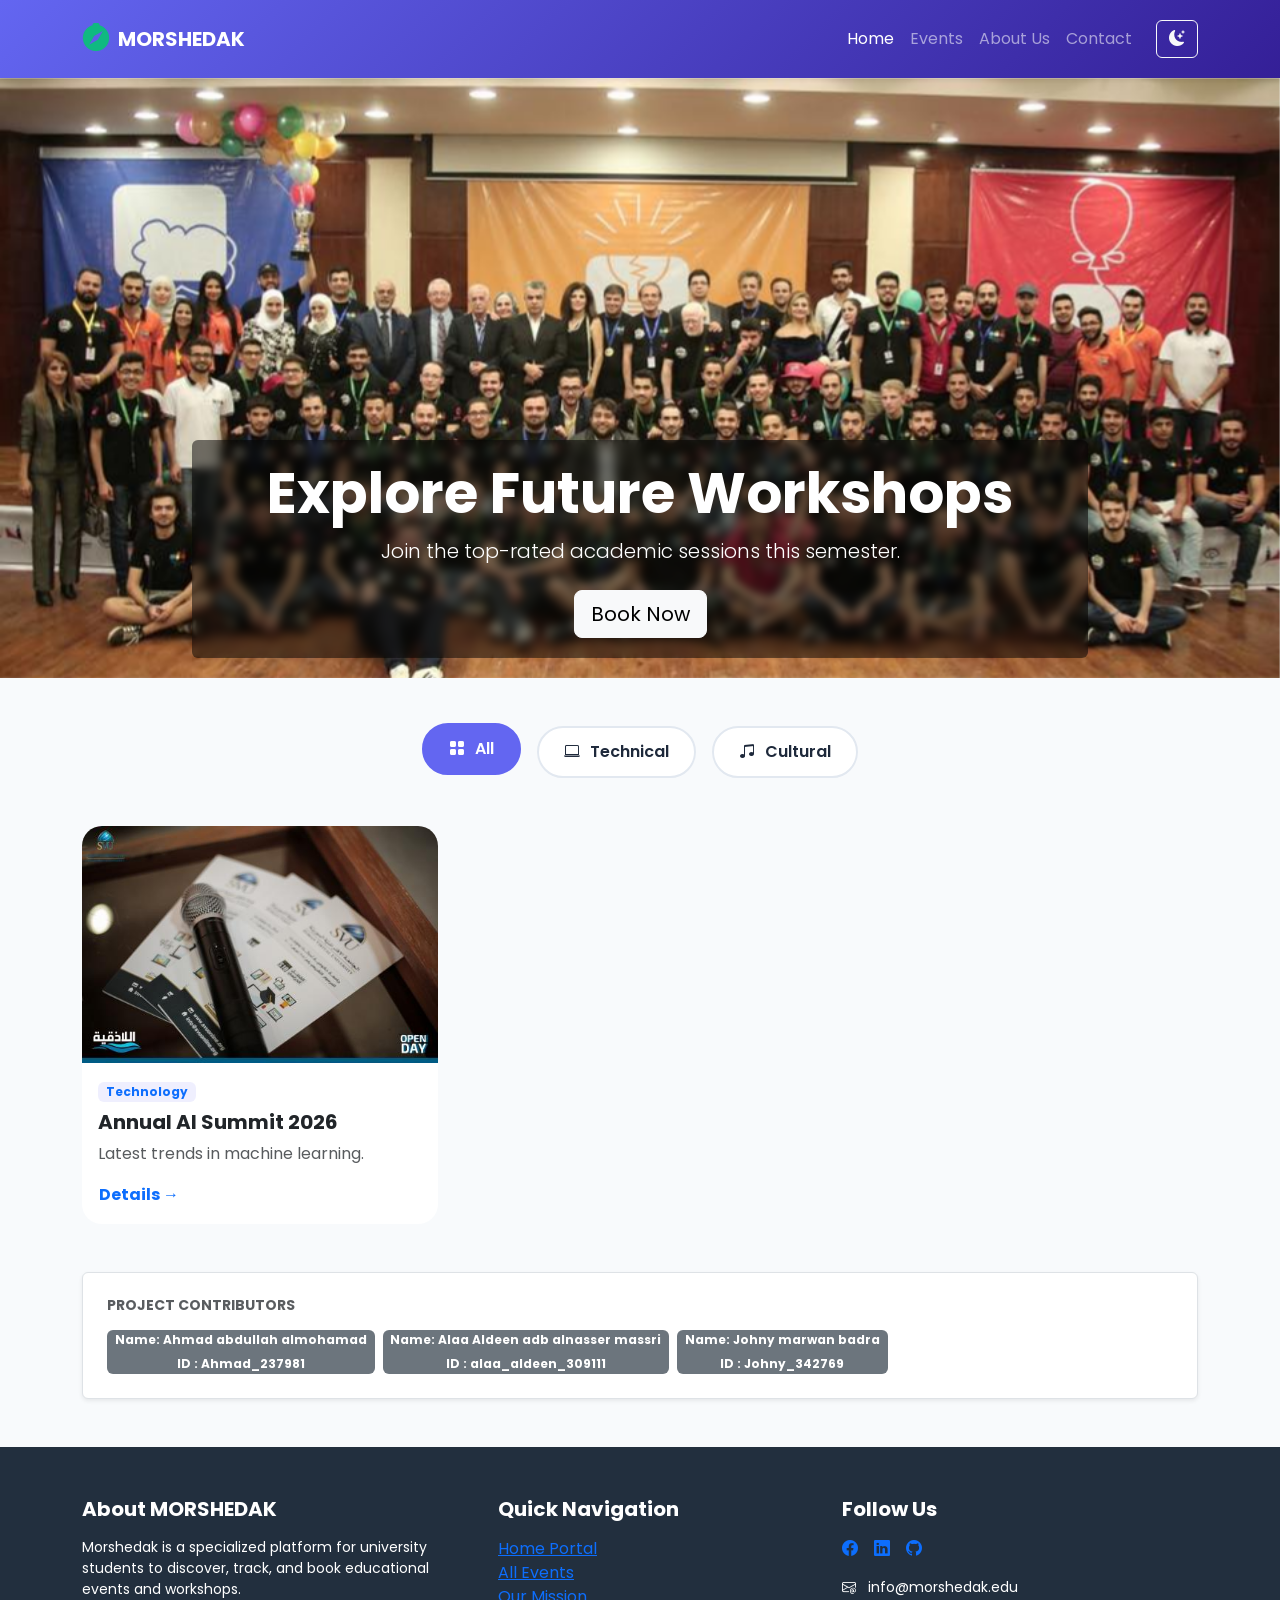
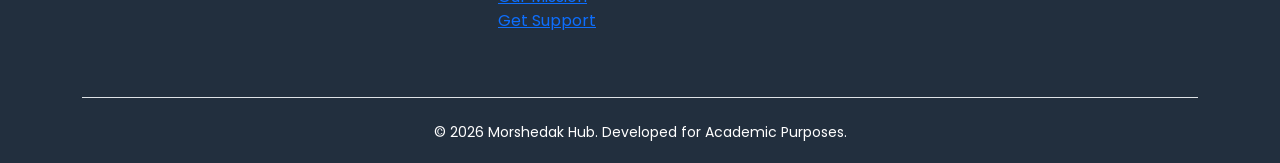
<file: index.html>
<!DOCTYPE html>
<html lang="en" dir="ltr">
<head>
    <meta charset="UTF-8">
    <meta name="viewport" content="width=device-width, initial-scale=1.0">
    <title>Morshedak | Your Academic Event Guide</title>
    <link href="https://cdn.jsdelivr.net/npm/bootstrap@5.3.0/dist/css/bootstrap.min.css" rel="stylesheet">
    <link href="https://fonts.googleapis.com/css2?family=Poppins:wght@300;400;600;700&display=swap" rel="stylesheet">
    <link rel="stylesheet" href="https://cdn.jsdelivr.net/npm/bootstrap-icons@1.11.1/font/bootstrap-icons.css">
    <link rel="stylesheet" href="assets/styles.css">
</head>
<body>

    <header>
        <nav class="navbar navbar-expand-lg navbar-dark morshed-nav shadow-sm sticky-top">
            <div class="container">
                <a class="navbar-brand d-flex align-items-center" href="index.html">
                    <i class="bi bi-compass-fill me-2 fs-3 text-accent"></i>
                    <span class="fw-bold">MORSHEDAK</span>
                </a>
                <button class="navbar-toggler" type="button" data-bs-toggle="collapse" data-bs-target="#morshedNavbar">
                    <span class="navbar-toggler-icon"></span>
                </button>
                <div class="collapse navbar-collapse" id="morshedNavbar">
                    <ul class="navbar-nav ms-auto mb-2 mb-lg-0">
                        <li class="nav-item"><a class="nav-link active" href="index.html">Home</a></li>
                        <li class="nav-item"><a class="nav-link" href="events.html">Events</a></li>
                        <li class="nav-item"><a class="nav-link" href="about.html">About Us</a></li>
                        <li class="nav-item"><a class="nav-link" href="contact.html">Contact</a></li>
                    </ul>
                    <button class="btn btn-outline-light ms-lg-3" id="modeToggle">
                        <i class="bi bi-moon-stars-fill"></i>
                    </button>
                </div>
            </div>
        </nav>
    </header>

    <main>
        <section id="hero-slider" class="carousel slide" data-bs-ride="carousel">
            <div class="carousel-inner">
                <div class="carousel-item active">
                    <img src="img/slide1.jpg" class="d-block w-100 hero-img" alt="Workshop">
                    <div class="carousel-caption rounded">
                        <h1 class="display-4 fw-bold text-white">Explore Future Workshops</h1>
                        <p class="lead">Join the top-rated academic sessions this semester.</p>
                        <button type="button" class="btn btn-light btn-lg mt-2" data-bs-toggle="modal" data-bs-target="#bookingModal">
                            Book Now
                        </button>
                    </div>
                </div>
                <div class="carousel-item">
                    <img src="img/slide2.jpg" class="d-block w-100 hero-img" alt="Workshop">
                    <div class="carousel-caption rounded">
                        <h1 class="display-4 fw-bold text-white">Explore Future Workshops</h1>
                        <p class="lead">Join the top-rated academic sessions this semester.</p>
                        <button type="button" class="btn btn-light btn-lg mt-2" data-bs-toggle="modal" data-bs-target="#bookingModal">
                            Book Now
                        </button>
                    </div>
                </div>
            </div>
        </section>

        <section class="container py-5">
            <div class="d-flex flex-wrap justify-content-center gap-3">
                <button class="category-btn active"><i class="bi bi-grid-fill"></i> All</button>
                <button class="category-btn"><i class="bi bi-laptop"></i> Technical</button>
                <button class="category-btn"><i class="bi bi-music-note-beamed"></i> Cultural</button>
            </div>
        </section>

        <section class="container pb-5">
            <div class="row">
                <div class="col-md-4">
                    <div class="card event-item-card h-100 border-0">
                        <img src="img/1.jpg" class="card-img-top" alt="AI Summit">
                        <div class="card-body">
                            <span class="badge bg-soft-primary text-primary mb-2">Technology</span>
                            <h5 class="card-title fw-bold">Annual AI Summit 2026</h5>
                            <p class="card-text opacity-75">Latest trends in machine learning.</p>
                            <a href="event.html" class="btn btn-link p-0 text-decoration-none fw-bold">Details →</a>
                        </div>
                    </div>
                </div>
            </div>
                <div class="row">
                    <div class="col-12 mt-5">
                        <div class="p-4 bg-white rounded shadow-sm border card-item contributors-section">
                            <h6 class="text-muted text-uppercase small fw-bold mb-3">Project Contributors</h6>
                            <div class="d-flex flex-wrap gap-2">
                                <span class="badge bg-secondary">Name: Ahmad abdullah almohamad <br> <br> ID : Ahmad_237981</span>
                                <span class="badge bg-secondary">Name: Alaa Aldeen adb alnasser massri<br> <br> ID : alaa_aldeen_309111</span>
                                <span class="badge bg-secondary">Name: Johny marwan badra<br> <br> ID : Johny_342769</span>

                            </div>
                        </div>
                        
                    </div>
                </div>
        </section>
    </main>

    <footer class="morshed-footer text-white">

        <div class="container">

            <div class="row text-center text-md-start">

                <div class="col-md-4 mb-4">

                    <h5 class="fw-bold mb-3">About MORSHEDAK</h5>

                    <p class="text-muted-light small">

                        Morshedak is a specialized platform for university students to discover, track, and book educational events and workshops.

                    </p>

                </div>

                <div class="col-md-4 mb-4 border-md-start border-md-end px-md-5">

                    <h5 class="fw-bold mb-3">Quick Navigation</h5>

                    <ul class="list-unstyled footer-links-list">

                        <li><a href="index.html" class="footer-link">Home Portal</a></li>

                        <li><a href="events.html" class="footer-link">All Events</a></li>

                        <li><a href="about.html" class="footer-link">Our Mission</a></li>

                        <li><a href="contact.html" class="footer-link">Get Support</a></li>

                    </ul>

                </div>

                <div class="col-md-4 mb-4">

                    <h5 class="fw-bold mb-3">Follow Us</h5>

                    <div class="d-flex gap-3 justify-content-center justify-content-md-start">

                        <a href="#" class="social-icon-box"><i class="bi bi-facebook"></i></a>

                        <a href="#" class="social-icon-box"><i class="bi bi-linkedin"></i></a>

                        <a href="#" class="social-icon-box"><i class="bi bi-github"></i></a>

                    </div>

                    <p class="mt-3 small text-muted-light">

                        <i class="bi bi-envelope-at me-2"></i> info@morshedak.edu

                    </p>

                </div>

            </div>

            <div class="footer-bottom border-top mt-4 pt-4 text-center">

                <p class="mb-0 small text-muted-light">&copy; 2026 Morshedak Hub. Developed for Academic Purposes.</p>

            </div>

        </div>

    </footer>
    <button id="scrollTop" title="Go to top">
        <i class="bi bi-chevron-up"></i>
    </button>
    <div class="modal fade" id="bookingModal" tabindex="-1" aria-labelledby="bookingModalLabel" aria-hidden="true">
        <div class="modal-dialog modal-dialog-centered">
            <div class="modal-content border-0 shadow-lg" style="border-radius: 20px; overflow: hidden;">
                <div class="modal-header booking-header border-0 p-4">
                    <h5 class="modal-title fw-bold text-white" id="bookingModalLabel">Reserve Your Seat</h5>
                    <button type="button" class="btn-close btn-close-white" data-bs-dismiss="modal" aria-label="Close"></button>
                </div>
                
                <div class="modal-body p-4 bg-white">
                    <form id="registrationForm">
                        <div class="mb-3">
                            <label class="form-label fw-bold small text-muted">Full Name</label>
                            <input type="text" class="form-control form-control-lg border-2 shadow-none" placeholder="Enter your name" required>
                        </div>
                        <div class="mb-3">
                            <label class="form-label fw-bold small text-muted">University Email</label>
                            <input type="email" class="form-control form-control-lg border-2 shadow-none" placeholder="name@svu.edu.sy" required>
                        </div>
                        <div class="mb-3">
                            <label class="form-label fw-bold small text-muted">Event Category</label>
                            <select class="form-select form-control-lg border-2 shadow-none">
                                <option>Technical Workshop</option>
                                <option>Cultural Seminar</option>
                                <option>Sports Activity</option>
                            </select>
                        </div>
                        <div class="d-grid gap-2 mt-4">
                            <button type="submit" class="btn btn-primary btn-lg fw-bold" style="border-radius: 12px;">Confirm Reservation</button>
                        </div>
                    </form>
                </div>
            </div>
        </div>
    </div>
    <script src="https://cdn.jsdelivr.net/npm/bootstrap@5.3.0/dist/js/bootstrap.bundle.min.js"></script>
    <script src="assets/main.js"></script>
</body>
</html>
</file>
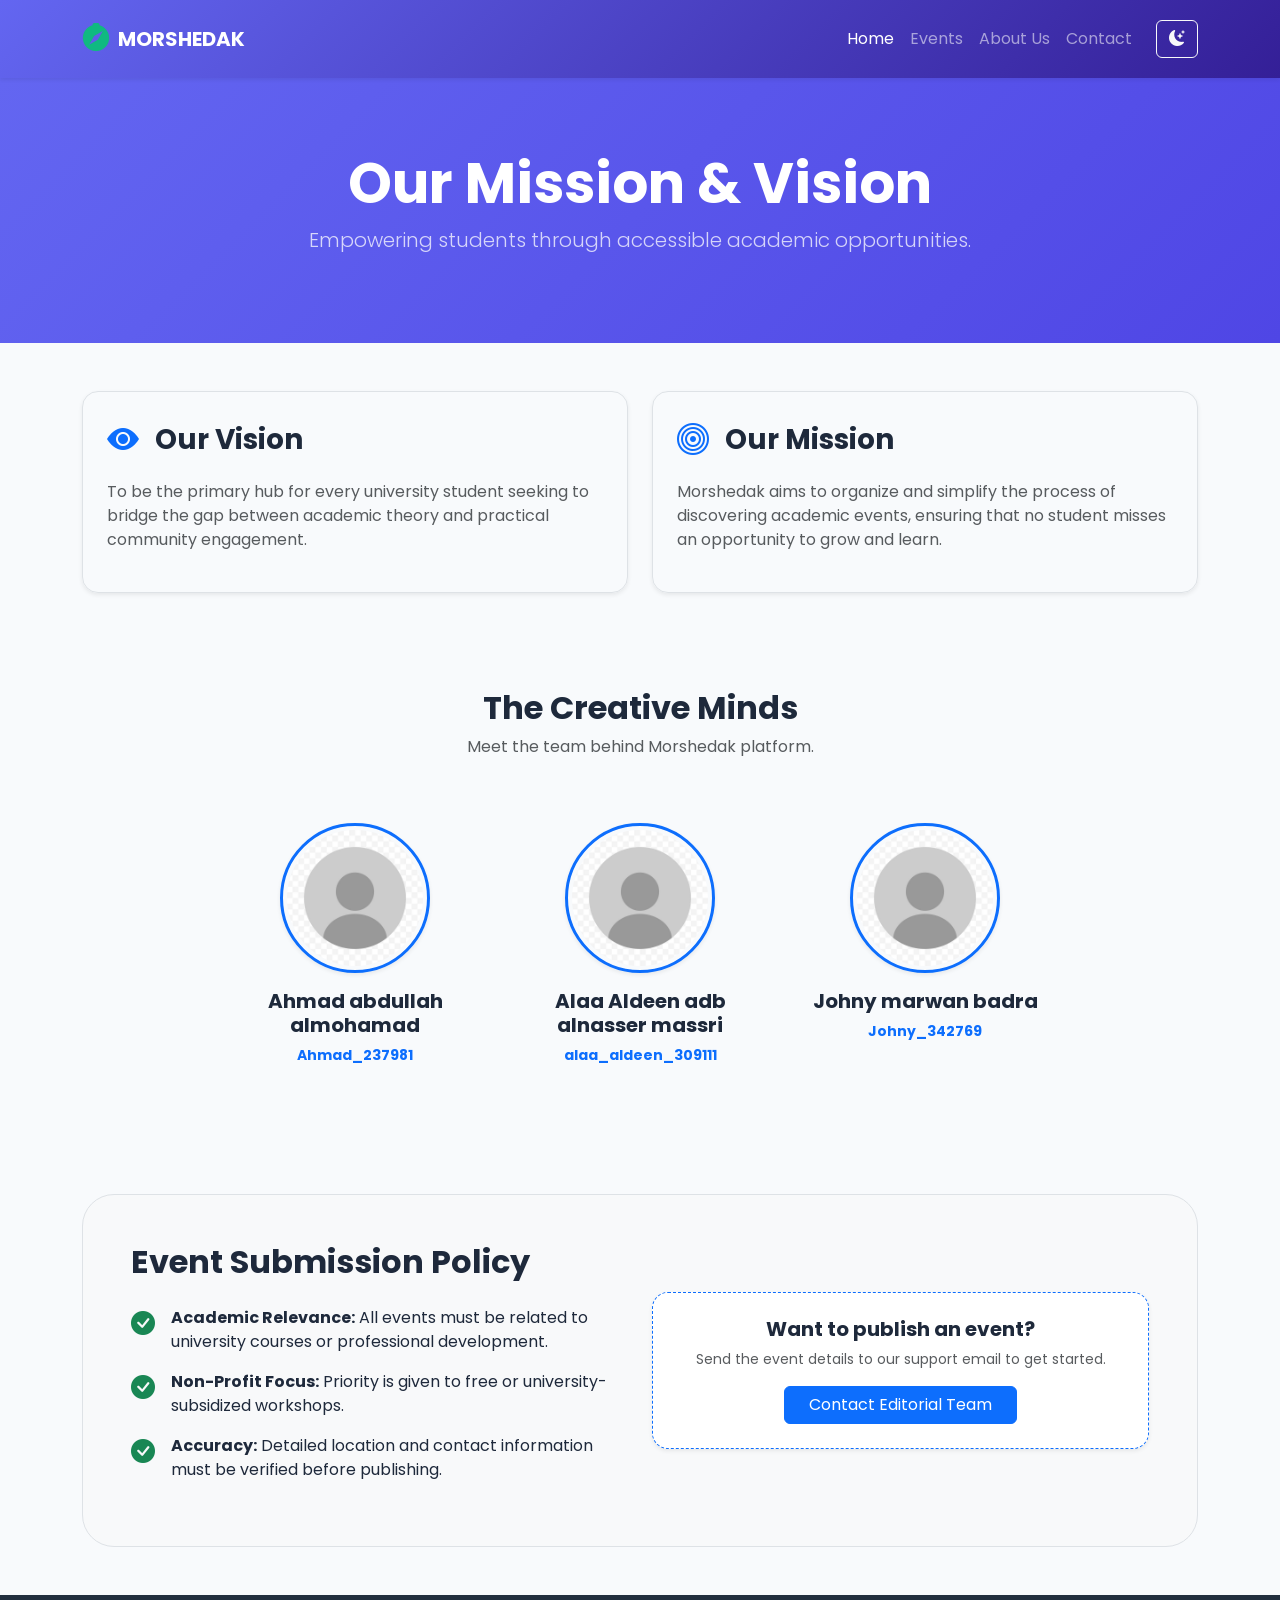
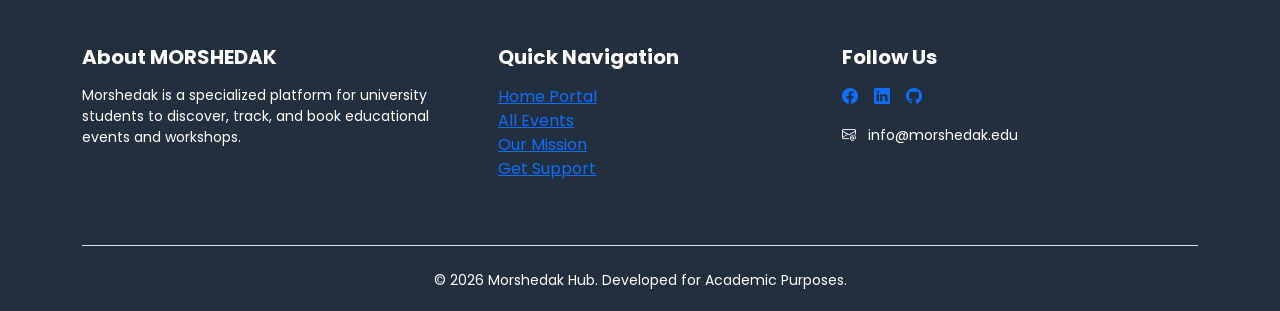
<file: about.html>
<!DOCTYPE html>
<html lang="en" dir="ltr">
<head>
    <meta charset="UTF-8">
    <meta name="viewport" content="width=device-width, initial-scale=1.0">
    <title>Morshedak | Your Academic Event Guide</title>
    <link href="https://cdn.jsdelivr.net/npm/bootstrap@5.3.0/dist/css/bootstrap.min.css" rel="stylesheet">
    <link href="https://fonts.googleapis.com/css2?family=Poppins:wght@300;400;600;700&display=swap" rel="stylesheet">
    <link rel="stylesheet" href="https://cdn.jsdelivr.net/npm/bootstrap-icons@1.11.1/font/bootstrap-icons.css">
    <link rel="stylesheet" href="assets/styles.css">
</head>
<body>

    <header>
        <nav class="navbar navbar-expand-lg navbar-dark morshed-nav shadow-sm sticky-top">
            <div class="container">
                <a class="navbar-brand d-flex align-items-center" href="index.html">
                    <i class="bi bi-compass-fill me-2 fs-3 text-accent"></i>
                    <span class="fw-bold">MORSHEDAK</span>
                </a>
                <button class="navbar-toggler" type="button" data-bs-toggle="collapse" data-bs-target="#morshedNavbar">
                    <span class="navbar-toggler-icon"></span>
                </button>
                <div class="collapse navbar-collapse" id="morshedNavbar">
                    <ul class="navbar-nav ms-auto mb-2 mb-lg-0">
                        <li class="nav-item"><a class="nav-link active" href="index.html">Home</a></li>
                        <li class="nav-item"><a class="nav-link" href="events.html">Events</a></li>
                        <li class="nav-item"><a class="nav-link" href="about.html">About Us</a></li>
                        <li class="nav-item"><a class="nav-link" href="contact.html">Contact</a></li>
                    </ul>
                    <button class="btn btn-outline-light ms-lg-3" id="modeToggle">
                        <i class="bi bi-moon-stars-fill"></i>
                    </button>
                </div>
            </div>
        </nav>
    </header>

    <main>
        <section class="py-5 text-center bg-primary text-white mb-5">
            <div class="container py-4">
                <h1 class="fw-bold display-4">Our Mission & Vision</h1>
                <p class="lead opacity-75">Empowering students through accessible academic opportunities.</p>
            </div>
        </section>
    
        <div class="container">
            <div class="row g-4 mb-5 pb-5">
                <div class="col-md-6">
                    <div class="p-4 h-100 rounded-4 shadow-sm border card-item">
                        <div class="d-flex align-items-center mb-3">
                            <i class="bi bi-eye-fill fs-2 text-primary me-3"></i>
                            <h3 class="fw-bold mb-0">Our Vision</h3>
                        </div>
                        <p class="text-muted">To be the primary hub for every university student seeking to bridge the gap between academic theory and practical community engagement.</p>
                    </div>
                </div>
                <div class="col-md-6">
                    <div class="p-4 h-100 rounded-4 shadow-sm border card-item">
                        <div class="d-flex align-items-center mb-3">
                            <i class="bi bi-bullseye fs-2 text-primary me-3"></i>
                            <h3 class="fw-bold mb-0">Our Mission</h3>
                        </div>
                        <p class="text-muted">Morshedak aims to organize and simplify the process of discovering academic events, ensuring that no student misses an opportunity to grow and learn.</p>
                    </div>
                </div>
            </div>
    
            <section class="mb-5 pb-5">
                <div class="text-center mb-5">
                    <h2 class="fw-bold">The Creative Minds</h2>
                    <p class="text-muted">Meet the team behind Morshedak platform.</p>
                </div>
                <div class="row g-4 justify-content-center text-center">
                    <div class="col-md-3">
                        <div class="team-card p-3">
                            <img src="img/user.jpg" class="rounded-circle shadow-sm mb-3 border border-3 border-primary p-1" style="width: 150px; height: 150px; object-fit: cover;" alt="Joudy">
                            <h5 class="fw-bold">Ahmad abdullah almohamad</h5>
                            <p class="text-primary small fw-bold">Ahmad_237981</p>
                        </div>
                    </div>
                    <div class="col-md-3">
                        <div class="team-card p-3">
                            <img src="img/user.jpg" class="rounded-circle shadow-sm mb-3 border border-3 border-primary p-1" style="width: 150px; height: 150px; object-fit: cover;" alt="Joudy">
                            <h5 class="fw-bold">Alaa Aldeen adb alnasser massri</h5>
                            <p class="text-primary small fw-bold">alaa_aldeen_309111</p>
                        </div>
                    </div>
                    <div class="col-md-3">
                        <div class="team-card p-3">
                            <img src="img/user.jpg" class="rounded-circle shadow-sm mb-3 border border-3 border-primary p-1" style="width: 150px; height: 150px; object-fit: cover;" alt="Joudy">
                            <h5 class="fw-bold">Johny marwan badra</h5>
                            <p class="text-primary small fw-bold">Johny_342769</p>
                        </div>
                    </div>
               
                </div>
            </section>
    
            <section class="p-5 bg-light rounded-5 mb-5 card-item border">
                <div class="row align-items-center">
                    <div class="col-lg-6">
                        <h2 class="fw-bold mb-4">Event Submission Policy</h2>
                        <div class="d-flex mb-3">
                            <i class="bi bi-check-circle-fill text-success me-3 fs-4"></i>
                            <p class="mb-0"><strong>Academic Relevance:</strong> All events must be related to university courses or professional development.</p>
                        </div>
                        <div class="d-flex mb-3">
                            <i class="bi bi-check-circle-fill text-success me-3 fs-4"></i>
                            <p class="mb-0"><strong>Non-Profit Focus:</strong> Priority is given to free or university-subsidized workshops.</p>
                        </div>
                        <div class="d-flex mb-3">
                            <i class="bi bi-check-circle-fill text-success me-3 fs-4"></i>
                            <p class="mb-0"><strong>Accuracy:</strong> Detailed location and contact information must be verified before publishing.</p>
                        </div>
                    </div>
                    <div class="col-lg-6 text-center">
                        <div class="p-4 bg-white rounded-4 shadow-sm border border-primary border-dashed">
                            <h5 class="fw-bold">Want to publish an event?</h5>
                            <p class="small text-muted">Send the event details to our support email to get started.</p>
                            <a href="contact.html" class="btn btn-primary px-4">Contact Editorial Team</a>
                        </div>
                    </div>
                </div>
            </section>
        </div>
    </main>

    <footer class="morshed-footer text-white">

        <div class="container">

            <div class="row text-center text-md-start">

                <div class="col-md-4 mb-4">

                    <h5 class="fw-bold mb-3">About MORSHEDAK</h5>

                    <p class="text-muted-light small">

                        Morshedak is a specialized platform for university students to discover, track, and book educational events and workshops.

                    </p>

                </div>

                <div class="col-md-4 mb-4 border-md-start border-md-end px-md-5">

                    <h5 class="fw-bold mb-3">Quick Navigation</h5>

                    <ul class="list-unstyled footer-links-list">

                        <li><a href="index.html" class="footer-link">Home Portal</a></li>

                        <li><a href="events.html" class="footer-link">All Events</a></li>

                        <li><a href="about.html" class="footer-link">Our Mission</a></li>

                        <li><a href="contact.html" class="footer-link">Get Support</a></li>

                    </ul>

                </div>

                <div class="col-md-4 mb-4">

                    <h5 class="fw-bold mb-3">Follow Us</h5>

                    <div class="d-flex gap-3 justify-content-center justify-content-md-start">

                        <a href="#" class="social-icon-box"><i class="bi bi-facebook"></i></a>

                        <a href="#" class="social-icon-box"><i class="bi bi-linkedin"></i></a>

                        <a href="#" class="social-icon-box"><i class="bi bi-github"></i></a>

                    </div>

                    <p class="mt-3 small text-muted-light">

                        <i class="bi bi-envelope-at me-2"></i> info@morshedak.edu

                    </p>

                </div>

            </div>

            <div class="footer-bottom border-top mt-4 pt-4 text-center">

                <p class="mb-0 small text-muted-light">&copy; 2026 Morshedak Hub. Developed for Academic Purposes.</p>

            </div>

        </div>

    </footer>
    <button id="scrollTop" title="Go to top">
        <i class="bi bi-chevron-up"></i>
    </button>
    <div class="modal fade" id="bookingModal" tabindex="-1" aria-labelledby="bookingModalLabel" aria-hidden="true">
        <div class="modal-dialog modal-dialog-centered">
            <div class="modal-content border-0 shadow-lg" style="border-radius: 20px; overflow: hidden;">
                <div class="modal-header booking-header border-0 p-4">
                    <h5 class="modal-title fw-bold text-white" id="bookingModalLabel">Reserve Your Seat</h5>
                    <button type="button" class="btn-close btn-close-white" data-bs-dismiss="modal" aria-label="Close"></button>
                </div>
                
                <div class="modal-body p-4 bg-white">
                    <form id="registrationForm">
                        <div class="mb-3">
                            <label class="form-label fw-bold small text-muted">Full Name</label>
                            <input type="text" class="form-control form-control-lg border-2 shadow-none" placeholder="Enter your name" required>
                        </div>
                        <div class="mb-3">
                            <label class="form-label fw-bold small text-muted">University Email</label>
                            <input type="email" class="form-control form-control-lg border-2 shadow-none" placeholder="name@svu.edu.sy" required>
                        </div>
                        <div class="mb-3">
                            <label class="form-label fw-bold small text-muted">Event Category</label>
                            <select class="form-select form-control-lg border-2 shadow-none">
                                <option>Technical Workshop</option>
                                <option>Cultural Seminar</option>
                                <option>Sports Activity</option>
                            </select>
                        </div>
                        <div class="d-grid gap-2 mt-4">
                            <button type="submit" class="btn btn-primary btn-lg fw-bold" style="border-radius: 12px;">Confirm Reservation</button>
                        </div>
                    </form>
                </div>
            </div>
        </div>
    </div>
    <script src="https://cdn.jsdelivr.net/npm/bootstrap@5.3.0/dist/js/bootstrap.bundle.min.js"></script>
    <script src="assets/main.js"></script>
</body>
</html>
</file>
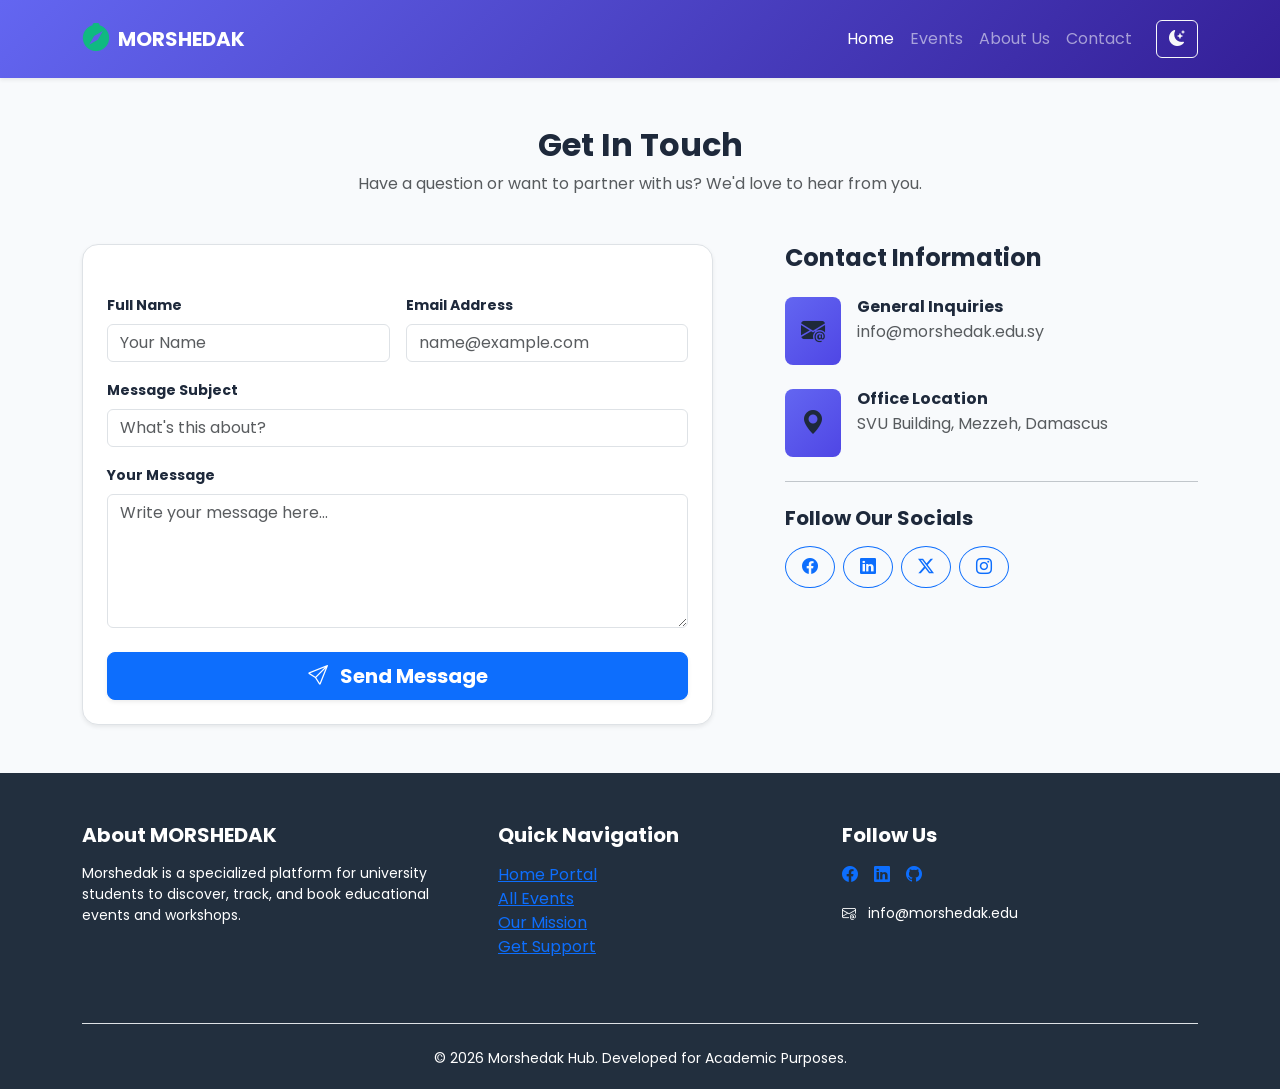
<file: contact.html>
<!DOCTYPE html>
<html lang="en" dir="ltr">
<head>
    <meta charset="UTF-8">
    <meta name="viewport" content="width=device-width, initial-scale=1.0">
    <title>Morshedak | Your Academic Event Guide</title>
    <link href="https://cdn.jsdelivr.net/npm/bootstrap@5.3.0/dist/css/bootstrap.min.css" rel="stylesheet">
    <link href="https://fonts.googleapis.com/css2?family=Poppins:wght@300;400;600;700&display=swap" rel="stylesheet">
    <link rel="stylesheet" href="https://cdn.jsdelivr.net/npm/bootstrap-icons@1.11.1/font/bootstrap-icons.css">
    <link rel="stylesheet" href="assets/styles.css">
</head>
<body>

    <header>
        <nav class="navbar navbar-expand-lg navbar-dark morshed-nav shadow-sm sticky-top">
            <div class="container">
                <a class="navbar-brand d-flex align-items-center" href="index.html">
                    <i class="bi bi-compass-fill me-2 fs-3 text-accent"></i>
                    <span class="fw-bold">MORSHEDAK</span>
                </a>
                <button class="navbar-toggler" type="button" data-bs-toggle="collapse" data-bs-target="#morshedNavbar">
                    <span class="navbar-toggler-icon"></span>
                </button>
                <div class="collapse navbar-collapse" id="morshedNavbar">
                    <ul class="navbar-nav ms-auto mb-2 mb-lg-0">
                        <li class="nav-item"><a class="nav-link active" href="index.html">Home</a></li>
                        <li class="nav-item"><a class="nav-link" href="events.html">Events</a></li>
                        <li class="nav-item"><a class="nav-link" href="about.html">About Us</a></li>
                        <li class="nav-item"><a class="nav-link" href="contact.html">Contact</a></li>
                    </ul>
                    <button class="btn btn-outline-light ms-lg-3" id="modeToggle">
                        <i class="bi bi-moon-stars-fill"></i>
                    </button>
                </div>
            </div>
        </nav>
    </header>

    <main class="py-5">
        <div class="container">
            <div class="text-center mb-5">
                <h2 class="fw-bold">Get In Touch</h2>
                <p class="text-muted">Have a question or want to partner with us? We'd love to hear from you.</p>
            </div>
    
            <div class="row g-5">
                <div class="col-lg-7">
                    <div class="p-4 bg-white rounded-4 shadow-sm border card-item">
                        <div id="contactAlert" class="mb-4"></div>
    
                        <form id="contactForm" novalidate>
                            <div class="row g-3">
                                <div class="col-md-6">
                                    <label class="form-label small fw-bold">Full Name</label>
                                    <input type="text" class="form-control" id="userName" placeholder="Your Name" required>
                                    <div class="invalid-feedback">Please enter your name.</div>
                                </div>
                                <div class="col-md-6">
                                    <label class="form-label small fw-bold">Email Address</label>
                                    <input type="email" class="form-control" id="userEmail" placeholder="name@example.com" required>
                                    <div class="invalid-feedback">Please enter a valid email.</div>
                                </div>
                                <div class="col-12">
                                    <label class="form-label small fw-bold">Message Subject</label>
                                    <input type="text" class="form-control" id="subject" placeholder="What's this about?" required>
                                </div>
                                <div class="col-12">
                                    <label class="form-label small fw-bold">Your Message</label>
                                    <textarea class="form-control" id="message" rows="5" placeholder="Write your message here..." required></textarea>
                                    <div class="invalid-feedback">Message cannot be empty.</div>
                                </div>
                                <div class="col-12 mt-4">
                                    <button type="submit" class="btn btn-primary btn-lg w-100 fw-bold shadow-sm">
                                        <i class="bi bi-send me-2"></i> Send Message
                                    </button>
                                </div>
                            </div>
                        </form>
                    </div>
                </div>
    
                <div class="col-lg-5">
                    <div class="ps-lg-4">
                        <h4 class="fw-bold mb-4">Contact Information</h4>
                        
                        <div class="d-flex align-items-start mb-4">
                            <div class="bg-primary bg-opacity-10 p-3 rounded-3 me-3">
                                <i class="bi bi-envelope-at-fill fs-4"></i>
                            </div>
                            <div>
                                <h6 class="fw-bold mb-1">General Inquiries</h6>
                                <p class="text-muted mb-0">info@morshedak.edu.sy</p>
                            </div>
                        </div>
    
                        <div class="d-flex align-items-start mb-4">
                            <div class="bg-primary bg-opacity-10 p-3 rounded-3 me-3">
                                <i class="bi bi-geo-alt-fill fs-4"></i>
                            </div>
                            <div>
                                <h6 class="fw-bold mb-1">Office Location</h6>
                                <p class="text-muted mb-0">SVU Building, Mezzeh, Damascus</p>
                            </div>
                        </div>
    
                        <hr class="my-4 opacity-10">
    
                        <h5 class="fw-bold mb-3">Follow Our Socials</h5>
                        <div class="d-flex gap-2">
                            <a href="#" class="btn btn-outline-primary rounded-circle p-2 px-3"><i class="bi bi-facebook"></i></a>
                            <a href="#" class="btn btn-outline-primary rounded-circle p-2 px-3"><i class="bi bi-linkedin"></i></a>
                            <a href="#" class="btn btn-outline-primary rounded-circle p-2 px-3"><i class="bi bi-twitter-x"></i></a>
                            <a href="#" class="btn btn-outline-primary rounded-circle p-2 px-3"><i class="bi bi-instagram"></i></a>
                        </div>
                    </div>
                </div>
            </div>
        </div>
    </main>

    <footer class="morshed-footer text-white">

        <div class="container">

            <div class="row text-center text-md-start">

                <div class="col-md-4 mb-4">

                    <h5 class="fw-bold mb-3">About MORSHEDAK</h5>

                    <p class="text-muted-light small">

                        Morshedak is a specialized platform for university students to discover, track, and book educational events and workshops.

                    </p>

                </div>

                <div class="col-md-4 mb-4 border-md-start border-md-end px-md-5">

                    <h5 class="fw-bold mb-3">Quick Navigation</h5>

                    <ul class="list-unstyled footer-links-list">

                        <li><a href="index.html" class="footer-link">Home Portal</a></li>

                        <li><a href="events.html" class="footer-link">All Events</a></li>

                        <li><a href="about.html" class="footer-link">Our Mission</a></li>

                        <li><a href="contact.html" class="footer-link">Get Support</a></li>

                    </ul>

                </div>

                <div class="col-md-4 mb-4">

                    <h5 class="fw-bold mb-3">Follow Us</h5>

                    <div class="d-flex gap-3 justify-content-center justify-content-md-start">

                        <a href="#" class="social-icon-box"><i class="bi bi-facebook"></i></a>

                        <a href="#" class="social-icon-box"><i class="bi bi-linkedin"></i></a>

                        <a href="#" class="social-icon-box"><i class="bi bi-github"></i></a>

                    </div>

                    <p class="mt-3 small text-muted-light">

                        <i class="bi bi-envelope-at me-2"></i> info@morshedak.edu

                    </p>

                </div>

            </div>

            <div class="footer-bottom border-top mt-4 pt-4 text-center">

                <p class="mb-0 small text-muted-light">&copy; 2026 Morshedak Hub. Developed for Academic Purposes.</p>

            </div>

        </div>

    </footer>
    <button id="scrollTop" title="Go to top">
        <i class="bi bi-chevron-up"></i>
    </button>
    <div class="modal fade" id="bookingModal" tabindex="-1" aria-labelledby="bookingModalLabel" aria-hidden="true">
        <div class="modal-dialog modal-dialog-centered">
            <div class="modal-content border-0 shadow-lg" style="border-radius: 20px; overflow: hidden;">
                <div class="modal-header booking-header border-0 p-4">
                    <h5 class="modal-title fw-bold text-white" id="bookingModalLabel">Reserve Your Seat</h5>
                    <button type="button" class="btn-close btn-close-white" data-bs-dismiss="modal" aria-label="Close"></button>
                </div>
                
                <div class="modal-body p-4 bg-white">
                    <form id="registrationForm">
                        <div class="mb-3">
                            <label class="form-label fw-bold small text-muted">Full Name</label>
                            <input type="text" class="form-control form-control-lg border-2 shadow-none" placeholder="Enter your name" required>
                        </div>
                        <div class="mb-3">
                            <label class="form-label fw-bold small text-muted">University Email</label>
                            <input type="email" class="form-control form-control-lg border-2 shadow-none" placeholder="name@svu.edu.sy" required>
                        </div>
                        <div class="mb-3">
                            <label class="form-label fw-bold small text-muted">Event Category</label>
                            <select class="form-select form-control-lg border-2 shadow-none">
                                <option>Technical Workshop</option>
                                <option>Cultural Seminar</option>
                                <option>Sports Activity</option>
                            </select>
                        </div>
                        <div class="d-grid gap-2 mt-4">
                            <button type="submit" class="btn btn-primary btn-lg fw-bold" style="border-radius: 12px;">Confirm Reservation</button>
                        </div>
                    </form>
                </div>
            </div>
        </div>
    </div>
    <script src="https://cdn.jsdelivr.net/npm/bootstrap@5.3.0/dist/js/bootstrap.bundle.min.js"></script>
    <script src="assets/main.js"></script>
</body>
</html>
</file>
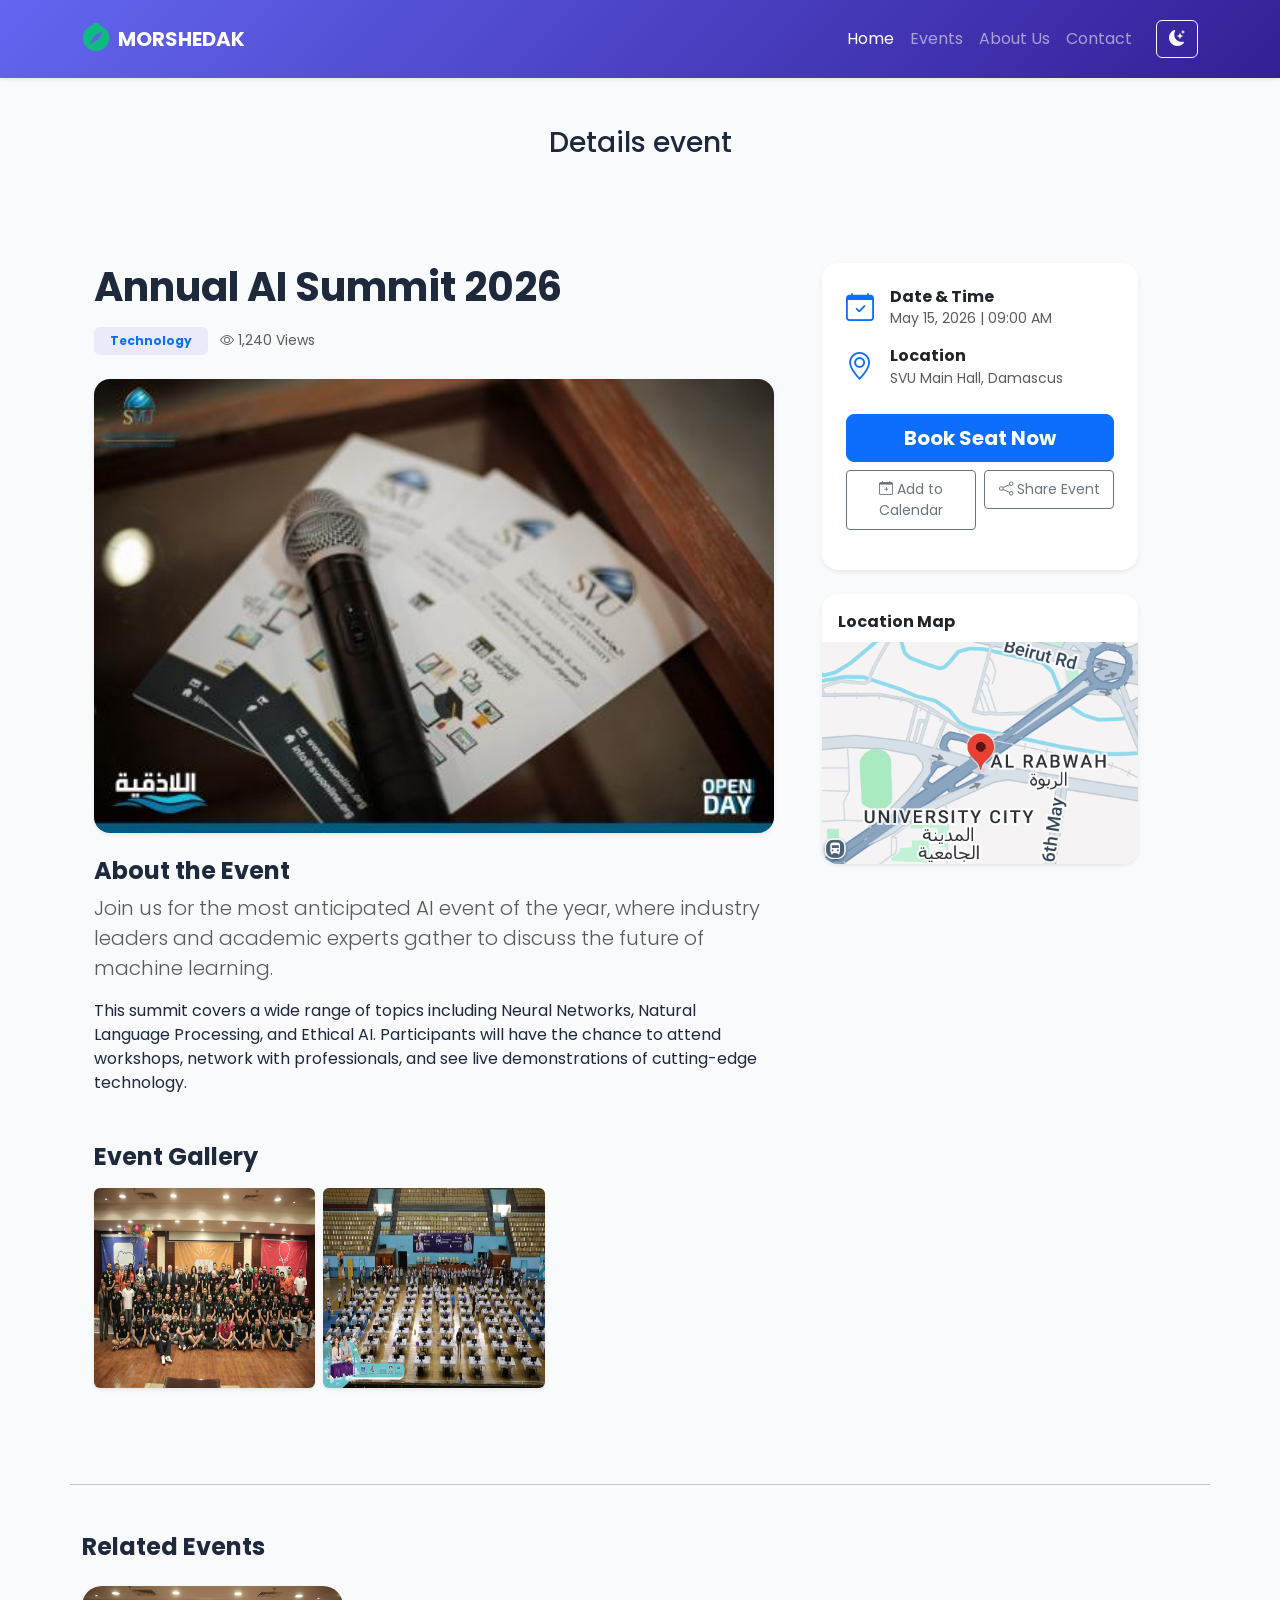
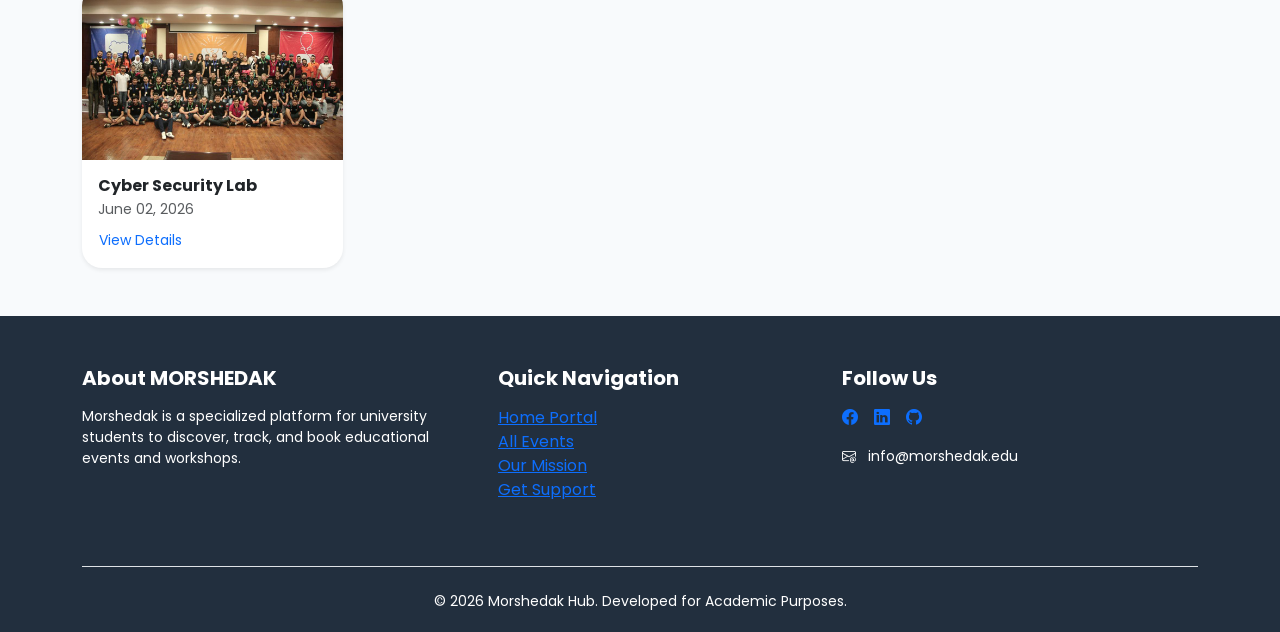
<file: event.html>
<!DOCTYPE html>
<html lang="en" dir="ltr">
<head>
    <meta charset="UTF-8">
    <meta name="viewport" content="width=device-width, initial-scale=1.0">
    <title>Morshedak | Your Academic Event Guide</title>
    <link href="https://cdn.jsdelivr.net/npm/bootstrap@5.3.0/dist/css/bootstrap.min.css" rel="stylesheet">
    <link href="https://fonts.googleapis.com/css2?family=Poppins:wght@300;400;600;700&display=swap" rel="stylesheet">
    <link rel="stylesheet" href="https://cdn.jsdelivr.net/npm/bootstrap-icons@1.11.1/font/bootstrap-icons.css">
    <link rel="stylesheet" href="assets/styles.css">
</head>
<body>

    <header>
        <nav class="navbar navbar-expand-lg navbar-dark morshed-nav shadow-sm sticky-top">
            <div class="container">
                <a class="navbar-brand d-flex align-items-center" href="index.html">
                    <i class="bi bi-compass-fill me-2 fs-3 text-accent"></i>
                    <span class="fw-bold">MORSHEDAK</span>
                </a>
                <button class="navbar-toggler" type="button" data-bs-toggle="collapse" data-bs-target="#morshedNavbar">
                    <span class="navbar-toggler-icon"></span>
                </button>
                <div class="collapse navbar-collapse" id="morshedNavbar">
                    <ul class="navbar-nav ms-auto mb-2 mb-lg-0">
                        <li class="nav-item"><a class="nav-link active" href="index.html">Home</a></li>
                        <li class="nav-item"><a class="nav-link" href="events.html">Events</a></li>
                        <li class="nav-item"><a class="nav-link" href="about.html">About Us</a></li>
                        <li class="nav-item"><a class="nav-link" href="contact.html">Contact</a></li>
                    </ul>
                    <button class="btn btn-outline-light ms-lg-3" id="modeToggle">
                        <i class="bi bi-moon-stars-fill"></i>
                    </button>
                </div>
            </div>
        </nav>
    </header>

    <main class="py-5">
        <div class="container">
            <div class="row">
                <h3 class="text-center">Details event</h3>
    
            <div class="row g-5">
                <div class="col-lg-8">
                    <h1 class="fw-bold mb-3">Annual AI Summit 2026</h1>
                    <div class="mb-4">
                        <span class="badge bg-soft-primary text-primary px-3 py-2">Technology</span>
                        <span class="ms-2 text-muted small"><i class="bi bi-eye"></i> 1,240 Views</span>
                    </div>
    
                    <img src="img/1.jpg" class="img-fluid rounded-4 mb-4 shadow-sm w-100" alt="Event Banner">
    
                    <div class="event-description mb-5">
                        <h4 class="fw-bold">About the Event</h4>
                        <p class="lead text-muted">Join us for the most anticipated AI event of the year, where industry leaders and academic experts gather to discuss the future of machine learning.</p>
                        <p>This summit covers a wide range of topics including Neural Networks, Natural Language Processing, and Ethical AI. Participants will have the chance to attend workshops, network with professionals, and see live demonstrations of cutting-edge technology.</p>
                    </div>
    
                    <div class="event-gallery mb-5">
                        <h4 class="fw-bold mb-3">Event Gallery</h4>
                        <div class="row g-2">
                            <div class="col-4"><img src="img/slide1.jpg" class="img-fluid rounded shadow-sm" alt="Gallery 1"></div>
                            <div class="col-4"><img src="img/slide2.jpg" class="img-fluid rounded shadow-sm" alt="Gallery 2"></div>
                        </div>
                    </div>
                </div>
    
                <div class="col-lg-4">
                    <div class="sticky-top" style="top: 100px;">
                        <div class="card border-0 shadow-sm rounded-4 p-4 mb-4 card-item border">
                            <div class="d-flex align-items-center mb-3">
                                <i class="bi bi-calendar-check fs-3 text-primary me-3"></i>
                                <div>
                                    <h6 class="mb-0 fw-bold">Date & Time</h6>
                                    <small class="text-muted">May 15, 2026 | 09:00 AM</small>
                                </div>
                            </div>
                            <div class="d-flex align-items-center mb-4">
                                <i class="bi bi-geo-alt fs-3 text-primary me-3"></i>
                                <div>
                                    <h6 class="mb-0 fw-bold">Location</h6>
                                    <small class="text-muted">SVU Main Hall, Damascus</small>
                                </div>
                            </div>
    
                            <div class="d-grid gap-2 mb-3">
                                <button class="btn btn-primary btn-lg rounded-3 fw-bold" data-bs-toggle="modal" data-bs-target="#bookingModal">Book Seat Now</button>
                                <div class="row g-2">
                                    <div class="col-6">
                                        <button class="btn btn-outline-secondary w-100 btn-sm py-2"><i class="bi bi-calendar-plus"></i> Add to Calendar</button>
                                    </div>
                                    <div class="col-6">
                                        <button class="btn btn-outline-secondary w-100 btn-sm py-2"><i class="bi bi-share"></i> Share Event</button>
                                    </div>
                                </div>
                            </div>
                        </div>
    
                        <div class="card border-0 shadow-sm rounded-4 overflow-hidden card-item border">
                            <div class="card-header bg-white fw-bold border-0 pt-3">Location Map</div>
                            <img src="img/map.png" class="img-fluid" alt="Static Map Location">
                        </div>
                    </div>
                </div>
            </div>
    
            <hr class="my-5 opacity-10">
            <div class="related-events">
                <h4 class="fw-bold mb-4 text-center text-md-start">Related Events</h4>
                <div class="row g-4">
                    <div class="col-md-3">
                        <div class="card event-item-card border-0 shadow-sm">
                            <img src="img/slide1.jpg" class="card-img-top" alt="Related">
                            <div class="card-body p-3">
                                <h6 class="fw-bold mb-1">Cyber Security Lab</h6>
                                <small class="text-muted d-block mb-2">June 02, 2026</small>
                                <a href="#" class="btn btn-sm btn-link p-0 text-decoration-none">View Details</a>
                            </div>
                        </div>
                    </div>
                    </div>
            </div>
        </div>
        </div>
    </main>

    <footer class="morshed-footer text-white">

        <div class="container">

            <div class="row text-center text-md-start">

                <div class="col-md-4 mb-4">

                    <h5 class="fw-bold mb-3">About MORSHEDAK</h5>

                    <p class="text-muted-light small">

                        Morshedak is a specialized platform for university students to discover, track, and book educational events and workshops.

                    </p>

                </div>

                <div class="col-md-4 mb-4 border-md-start border-md-end px-md-5">

                    <h5 class="fw-bold mb-3">Quick Navigation</h5>

                    <ul class="list-unstyled footer-links-list">

                        <li><a href="index.html" class="footer-link">Home Portal</a></li>

                        <li><a href="events.html" class="footer-link">All Events</a></li>

                        <li><a href="about.html" class="footer-link">Our Mission</a></li>

                        <li><a href="contact.html" class="footer-link">Get Support</a></li>

                    </ul>

                </div>

                <div class="col-md-4 mb-4">

                    <h5 class="fw-bold mb-3">Follow Us</h5>

                    <div class="d-flex gap-3 justify-content-center justify-content-md-start">

                        <a href="#" class="social-icon-box"><i class="bi bi-facebook"></i></a>

                        <a href="#" class="social-icon-box"><i class="bi bi-linkedin"></i></a>

                        <a href="#" class="social-icon-box"><i class="bi bi-github"></i></a>

                    </div>

                    <p class="mt-3 small text-muted-light">

                        <i class="bi bi-envelope-at me-2"></i> info@morshedak.edu

                    </p>

                </div>

            </div>

            <div class="footer-bottom border-top mt-4 pt-4 text-center">

                <p class="mb-0 small text-muted-light">&copy; 2026 Morshedak Hub. Developed for Academic Purposes.</p>

            </div>

        </div>

    </footer>
    <button id="scrollTop" title="Go to top">
        <i class="bi bi-chevron-up"></i>
    </button>
    <div class="modal fade" id="bookingModal" tabindex="-1" aria-labelledby="bookingModalLabel" aria-hidden="true">
        <div class="modal-dialog modal-dialog-centered">
            <div class="modal-content border-0 shadow-lg" style="border-radius: 20px; overflow: hidden;">
                <div class="modal-header booking-header border-0 p-4">
                    <h5 class="modal-title fw-bold text-white" id="bookingModalLabel">Reserve Your Seat</h5>
                    <button type="button" class="btn-close btn-close-white" data-bs-dismiss="modal" aria-label="Close"></button>
                </div>
                
                <div class="modal-body p-4 bg-white">
                    <form id="registrationForm">
                        <div class="mb-3">
                            <label class="form-label fw-bold small text-muted">Full Name</label>
                            <input type="text" class="form-control form-control-lg border-2 shadow-none" placeholder="Enter your name" required>
                        </div>
                        <div class="mb-3">
                            <label class="form-label fw-bold small text-muted">University Email</label>
                            <input type="email" class="form-control form-control-lg border-2 shadow-none" placeholder="name@svu.edu.sy" required>
                        </div>
                        <div class="mb-3">
                            <label class="form-label fw-bold small text-muted">Event Category</label>
                            <select class="form-select form-control-lg border-2 shadow-none">
                                <option>Technical Workshop</option>
                                <option>Cultural Seminar</option>
                                <option>Sports Activity</option>
                            </select>
                        </div>
                        <div class="d-grid gap-2 mt-4">
                            <button type="submit" class="btn btn-primary btn-lg fw-bold" style="border-radius: 12px;">Confirm Reservation</button>
                        </div>
                    </form>
                </div>
            </div>
        </div>
    </div>
    <script src="https://cdn.jsdelivr.net/npm/bootstrap@5.3.0/dist/js/bootstrap.bundle.min.js"></script>
    <script src="assets/main.js"></script>
</body>
</html>
</file>
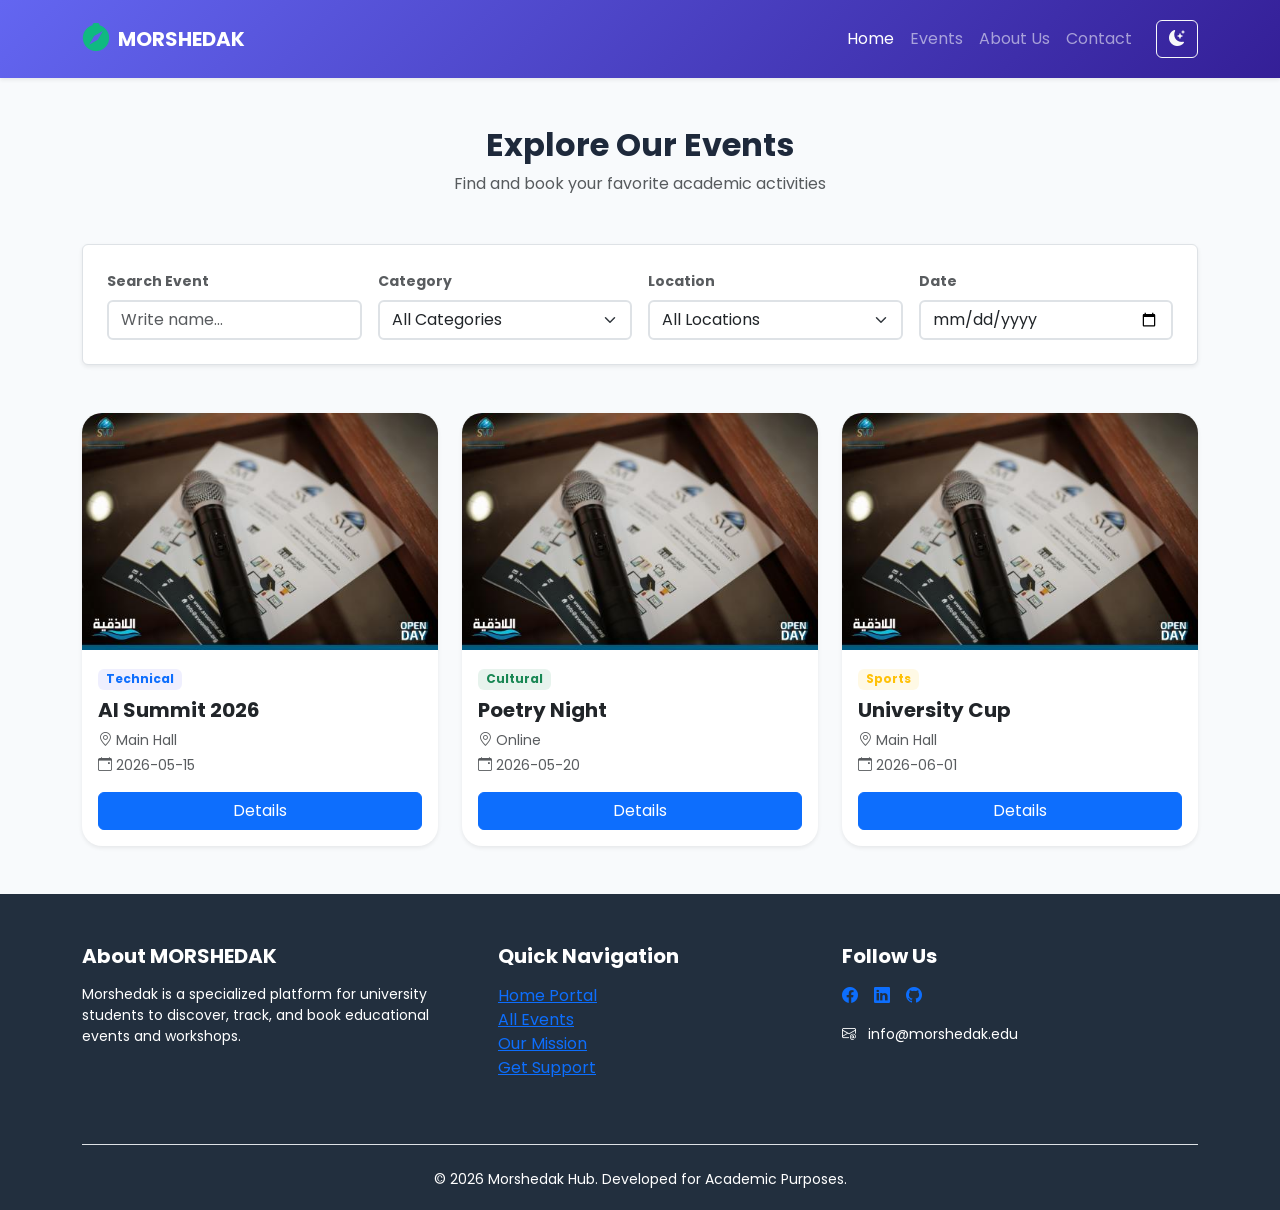
<file: events.html>
<!DOCTYPE html>
<html lang="en" dir="ltr">
<head>
    <meta charset="UTF-8">
    <meta name="viewport" content="width=device-width, initial-scale=1.0">
    <title>Morshedak | Your Academic Event Guide</title>
    <link href="https://cdn.jsdelivr.net/npm/bootstrap@5.3.0/dist/css/bootstrap.min.css" rel="stylesheet">
    <link href="https://fonts.googleapis.com/css2?family=Poppins:wght@300;400;600;700&display=swap" rel="stylesheet">
    <link rel="stylesheet" href="https://cdn.jsdelivr.net/npm/bootstrap-icons@1.11.1/font/bootstrap-icons.css">
    <link rel="stylesheet" href="assets/styles.css">
</head>
<body>

    <header>
        <nav class="navbar navbar-expand-lg navbar-dark morshed-nav shadow-sm sticky-top">
            <div class="container">
                <a class="navbar-brand d-flex align-items-center" href="index.html">
                    <i class="bi bi-compass-fill me-2 fs-3 text-accent"></i>
                    <span class="fw-bold">MORSHEDAK</span>
                </a>
                <button class="navbar-toggler" type="button" data-bs-toggle="collapse" data-bs-target="#morshedNavbar">
                    <span class="navbar-toggler-icon"></span>
                </button>
                <div class="collapse navbar-collapse" id="morshedNavbar">
                    <ul class="navbar-nav ms-auto mb-2 mb-lg-0">
                        <li class="nav-item"><a class="nav-link active" href="index.html">Home</a></li>
                        <li class="nav-item"><a class="nav-link" href="events.html">Events</a></li>
                        <li class="nav-item"><a class="nav-link" href="about.html">About Us</a></li>
                        <li class="nav-item"><a class="nav-link" href="contact.html">Contact</a></li>
                    </ul>
                    <button class="btn btn-outline-light ms-lg-3" id="modeToggle">
                        <i class="bi bi-moon-stars-fill"></i>
                    </button>
                </div>
            </div>
        </nav>
    </header>

    <main class="py-5">
        <div class="container">
            <div class="text-center mb-5">
                <h2 class="fw-bold">Explore Our Events</h2>
                <p class="text-muted">Find and book your favorite academic activities</p>
            </div>
    
            <div class="p-4 bg-white rounded shadow-sm mb-5 card-item border">
                <div class="row g-3">
                    <div class="col-md-3">
                        <label class="form-label small fw-bold text-muted">Search Event</label>
                        <input type="text" id="searchInput" class="form-control shadow-none border-2" placeholder="Write name...">
                    </div>
    
                    <div class="col-md-3">
                        <label class="form-label small fw-bold text-muted">Category</label>
                        <select id="categoryFilter" class="form-select shadow-none border-2">
                            <option value="all">All Categories</option>
                            <option value="Technical">Technical</option>
                            <option value="Cultural">Cultural</option>
                            <option value="Sports">Sports</option>
                        </select>
                    </div>
    
                    <div class="col-md-3">
                        <label class="form-label small fw-bold text-muted">Location</label>
                        <select id="locationFilter" class="form-select shadow-none border-2">
                            <option value="all">All Locations</option>
                            <option value="Main Hall">Main Hall</option>
                            <option value="Lab 101">Lab 101</option>
                            <option value="Online">Online</option>
                        </select>
                    </div>
    
                    <div class="col-md-3">
                        <label class="form-label small fw-bold text-muted">Date</label>
                        <input type="date" id="dateFilter" class="form-control shadow-none border-2">
                    </div>
                </div>
            </div>
    
            <div class="row g-4" id="eventsContainer">
                
                <div class="col-md-4 event-item" data-category="Technical" data-location="Main Hall" data-date="2026-05-15">
                    <div class="card event-item-card h-100 border-0 shadow-sm">
                        <img src="img/1.jpg" class="card-img-top" alt="AI">
                        <div class="card-body">
                            <span class="badge bg-soft-primary text-primary mb-2">Technical</span>
                            <h5 class="card-title fw-bold">AI Summit 2026</h5>
                            <p class="small text-muted mb-1"><i class="bi bi-geo-alt"></i> Main Hall</p>
                            <p class="small text-muted mb-3"><i class="bi bi-calendar-event"></i> 2026-05-15</p>
                            <a class="btn btn-primary w-100" href="event.html"> Details</a>
                        </div>
                    </div>
                </div>
    
                <div class="col-md-4 event-item" data-category="Cultural" data-location="Online" data-date="2026-05-20">
                    <div class="card event-item-card h-100 border-0 shadow-sm">
                        <img src="img/1.jpg" class="card-img-top" alt="Poetry">
                        <div class="card-body">
                            <span class="badge bg-success bg-opacity-10 text-success mb-2">Cultural</span>
                            <h5 class="card-title fw-bold">Poetry Night</h5>
                            <p class="small text-muted mb-1"><i class="bi bi-geo-alt"></i> Online</p>
                            <p class="small text-muted mb-3"><i class="bi bi-calendar-event"></i> 2026-05-20</p>
                            <a class="btn btn-primary w-100" href="event.html"> Details</a>
                        </div>
                    </div>
                </div>
    
                <div class="col-md-4 event-item" data-category="Sports" data-location="Main Hall" data-date="2026-06-01">
                    <div class="card event-item-card h-100 border-0 shadow-sm">
                        <img src="img/1.jpg" class="card-img-top" alt="Football">
                        <div class="card-body">
                            <span class="badge bg-warning bg-opacity-10 text-warning mb-2">Sports</span>
                            <h5 class="card-title fw-bold">University Cup</h5>
                            <p class="small text-muted mb-1"><i class="bi bi-geo-alt"></i> Main Hall</p>
                            <p class="small text-muted mb-3"><i class="bi bi-calendar-event"></i> 2026-06-01</p>
                            <a class="btn btn-primary w-100" href="event.html"> Details</a>
                        </div>
                    </div>
                </div>
    
            </div>
    
            <div id="noResults" class="text-center py-5 d-none">
                <i class="bi bi-search fs-1 text-muted"></i>
                <h5 class="mt-3 text-muted">No events match your search criteria.</h5>
            </div>
        </div>
    </main>

    <footer class="morshed-footer text-white">

        <div class="container">

            <div class="row text-center text-md-start">

                <div class="col-md-4 mb-4">

                    <h5 class="fw-bold mb-3">About MORSHEDAK</h5>

                    <p class="text-muted-light small">

                        Morshedak is a specialized platform for university students to discover, track, and book educational events and workshops.

                    </p>

                </div>

                <div class="col-md-4 mb-4 border-md-start border-md-end px-md-5">

                    <h5 class="fw-bold mb-3">Quick Navigation</h5>

                    <ul class="list-unstyled footer-links-list">

                        <li><a href="index.html" class="footer-link">Home Portal</a></li>

                        <li><a href="events.html" class="footer-link">All Events</a></li>

                        <li><a href="about.html" class="footer-link">Our Mission</a></li>

                        <li><a href="contact.html" class="footer-link">Get Support</a></li>

                    </ul>

                </div>

                <div class="col-md-4 mb-4">

                    <h5 class="fw-bold mb-3">Follow Us</h5>

                    <div class="d-flex gap-3 justify-content-center justify-content-md-start">

                        <a href="#" class="social-icon-box"><i class="bi bi-facebook"></i></a>

                        <a href="#" class="social-icon-box"><i class="bi bi-linkedin"></i></a>

                        <a href="#" class="social-icon-box"><i class="bi bi-github"></i></a>

                    </div>

                    <p class="mt-3 small text-muted-light">

                        <i class="bi bi-envelope-at me-2"></i> info@morshedak.edu

                    </p>

                </div>

            </div>

            <div class="footer-bottom border-top mt-4 pt-4 text-center">

                <p class="mb-0 small text-muted-light">&copy; 2026 Morshedak Hub. Developed for Academic Purposes.</p>

            </div>

        </div>

    </footer>
    <button id="scrollTop" title="Go to top">
        <i class="bi bi-chevron-up"></i>
    </button>
    <div class="modal fade" id="bookingModal" tabindex="-1" aria-labelledby="bookingModalLabel" aria-hidden="true">
        <div class="modal-dialog modal-dialog-centered">
            <div class="modal-content border-0 shadow-lg" style="border-radius: 20px; overflow: hidden;">
                <div class="modal-header booking-header border-0 p-4">
                    <h5 class="modal-title fw-bold text-white" id="bookingModalLabel">Reserve Your Seat</h5>
                    <button type="button" class="btn-close btn-close-white" data-bs-dismiss="modal" aria-label="Close"></button>
                </div>
                
                <div class="modal-body p-4 bg-white">
                    <form id="registrationForm">
                        <div class="mb-3">
                            <label class="form-label fw-bold small text-muted">Full Name</label>
                            <input type="text" class="form-control form-control-lg border-2 shadow-none" placeholder="Enter your name" required>
                        </div>
                        <div class="mb-3">
                            <label class="form-label fw-bold small text-muted">University Email</label>
                            <input type="email" class="form-control form-control-lg border-2 shadow-none" placeholder="name@svu.edu.sy" required>
                        </div>
                        <div class="mb-3">
                            <label class="form-label fw-bold small text-muted">Event Category</label>
                            <select class="form-select form-control-lg border-2 shadow-none">
                                <option>Technical Workshop</option>
                                <option>Cultural Seminar</option>
                                <option>Sports Activity</option>
                            </select>
                        </div>
                        <div class="d-grid gap-2 mt-4">
                            <button type="submit" class="btn btn-primary btn-lg fw-bold" style="border-radius: 12px;">Confirm Reservation</button>
                        </div>
                    </form>
                </div>
            </div>
        </div>
    </div>
    <script src="https://cdn.jsdelivr.net/npm/bootstrap@5.3.0/dist/js/bootstrap.bundle.min.js"></script>
    <script src="assets/main.js"></script>
</body>
</html>
</file>
<file: assets/styles.css>
/* الإعدادات العامة والمتغيرات */
:root {
    --brand-primary: #6366f1;   /* Indigo */
    --brand-secondary: #4f46e5;
    --brand-accent: #10b981;    /* Emerald */
    --bg-main: #f8fafc;
    --text-main: #1e293b;
    --card-bg: #ffffff;
    --footer-bg: #222f3e;
    --card-shadow: 0 8px 30px rgba(0,0,0,0.08);
    --transition: all 0.4s ease;
}

/* إعدادات الوضع المظلم - تم تعديلها لتشمل الخلفية بالكامل */
body.dark-mode-active {
    --bg-main: #0f172a;       /* كحلي غامق جداً */
    --text-main: #f8fafc;     /* نص فاتح */
    --card-bg: #1e293b;       /* كروت أفتح قليلاً من الخلفية */
    --footer-bg: #020617;
}
body.dark-mode-active .modal-content {
    background-color: var(--card-bg);
    color: var(--text-main);
    border: 1px solid #334155;
}

body.dark-mode-active .form-control, 
body.dark-mode-active .form-select {
    background-color: #0f172a;
    border-color: #334155;
    color: white;
}

body.dark-mode-active .form-control:focus {
    background-color: #0f172a;
    color: white;
    border-color: var(--brand-primary);
}
body.dark-mode-active #registrationForm button {
    background-color: #0f172a;
    color: white;
    border-color: var(--brand-primary);
}
body.dark-mode-active .breadcrumb-item a {
    color: #94a3b8;
}

body.dark-mode-active .breadcrumb-item.active {
    color: #f8fafc;
}
body.dark-mode-active .bg-light {
    background-color: #1e293b !important;
    color: #f8fafc;
}

body.dark-mode-active .team-card h5 {
    color: #f8fafc;
}

body.dark-mode-active .card-item p {
    color: #f8fafc !important;
}
body {
    font-family: 'Poppins', sans-serif;
    background-color: var(--bg-main);
    color: var(--text-main);
    transition: var(--transition);
    overflow-x: hidden;
}

/* الترويسة (Navbar) */
.morshed-nav {
    background: linear-gradient(135deg, var(--brand-primary), #341f97) !important;
    padding: 0.8rem 0;
}

/* السلايدر */
.hero-img {
    height: 600px;
    object-fit: cover;
}
.carousel-caption {
    background: rgba(0, 0, 0, 0.5);
    backdrop-filter: blur(5px);
}
.modal-header{
    background-color: var(--brand-secondary);
}
/* أزرار التصنيفات */
.category-btn {
    border: 2px solid #e2e8f0;
    background: var(--card-bg);
    padding: 12px 25px;
    border-radius: 50px;
    font-weight: 600;
    color: var(--text-main);
    transition: var(--transition);
    display: flex;
    align-items: center;
    gap: 10px;
}

.category-btn:hover, .category-btn.active {
    background: var(--brand-primary);
    color: white;
    border-color: var(--brand-primary);
    transform: translateY(-3px);
}

/* الكروت */
.event-item-card {
    background-color: var(--card-bg);
    border: none;
    border-radius: 20px;
    transition: var(--transition);
    overflow: hidden;
}

.event-item-card:hover {
    transform: translateY(-10px);
    box-shadow: var(--card-shadow);
}

/* سهم الصعود للأعلى */
#scrollTop {
    position: fixed;
    bottom: 30px;
    right: 30px;
    width: 50px;
    height: 50px;
    z-index: 1000;
    display: none; /* يتم التحكم به عبر JS */
    justify-content: center;
    align-items: center;
    border-radius: 50%;
    border: none;
    background: var(--brand-primary);
    color: white;
    box-shadow: 0 4px 15px rgba(0,0,0,0.2);
    transition: var(--transition);
}

/* تحسين شكل المسار (Breadcrumb) */
.breadcrumb-item + .breadcrumb-item::before {
    content: "›";
    font-size: 1.2rem;
    vertical-align: middle;
}


/* تأثير التكبير لصور المعرض */
.event-gallery img {
    cursor: pointer;
    transition: transform 0.3s ease;
    height: 200px;
}

.event-gallery img:hover {
    transform: scale(1.05);
}


/* كلاس مخصص لجعل المعلومات تتبع المستخدم عند التمرير (Sticky) */
@media (min-width: 992px) {
    .sticky-top {
        z-index: 1;
    }
}

/* تنسيق قسم الـ Hero في صفحة About */
.bg-primary {
    background: linear-gradient(135deg, var(--brand-primary) 0%, var(--brand-secondary) 100%) !important;
}

/* تأثير عند التمرير على كروت الفريق */
.team-card {
    transition: transform 0.3s ease;
}

.team-card:hover {
    transform: translateY(-10px);
}

/* نمط الحدود المقطعة  */
.border-dashed {
    border-style: dashed !important;
}


/* التذييل */
.morshed-footer {
    background-color: var(--footer-bg);
    padding: 50px 0 20px;
    transition: var(--transition);
}

.bg-soft-primary { background-color: rgba(99, 102, 241, 0.1); }
.text-accent { color: var(--brand-accent); }
</file>
